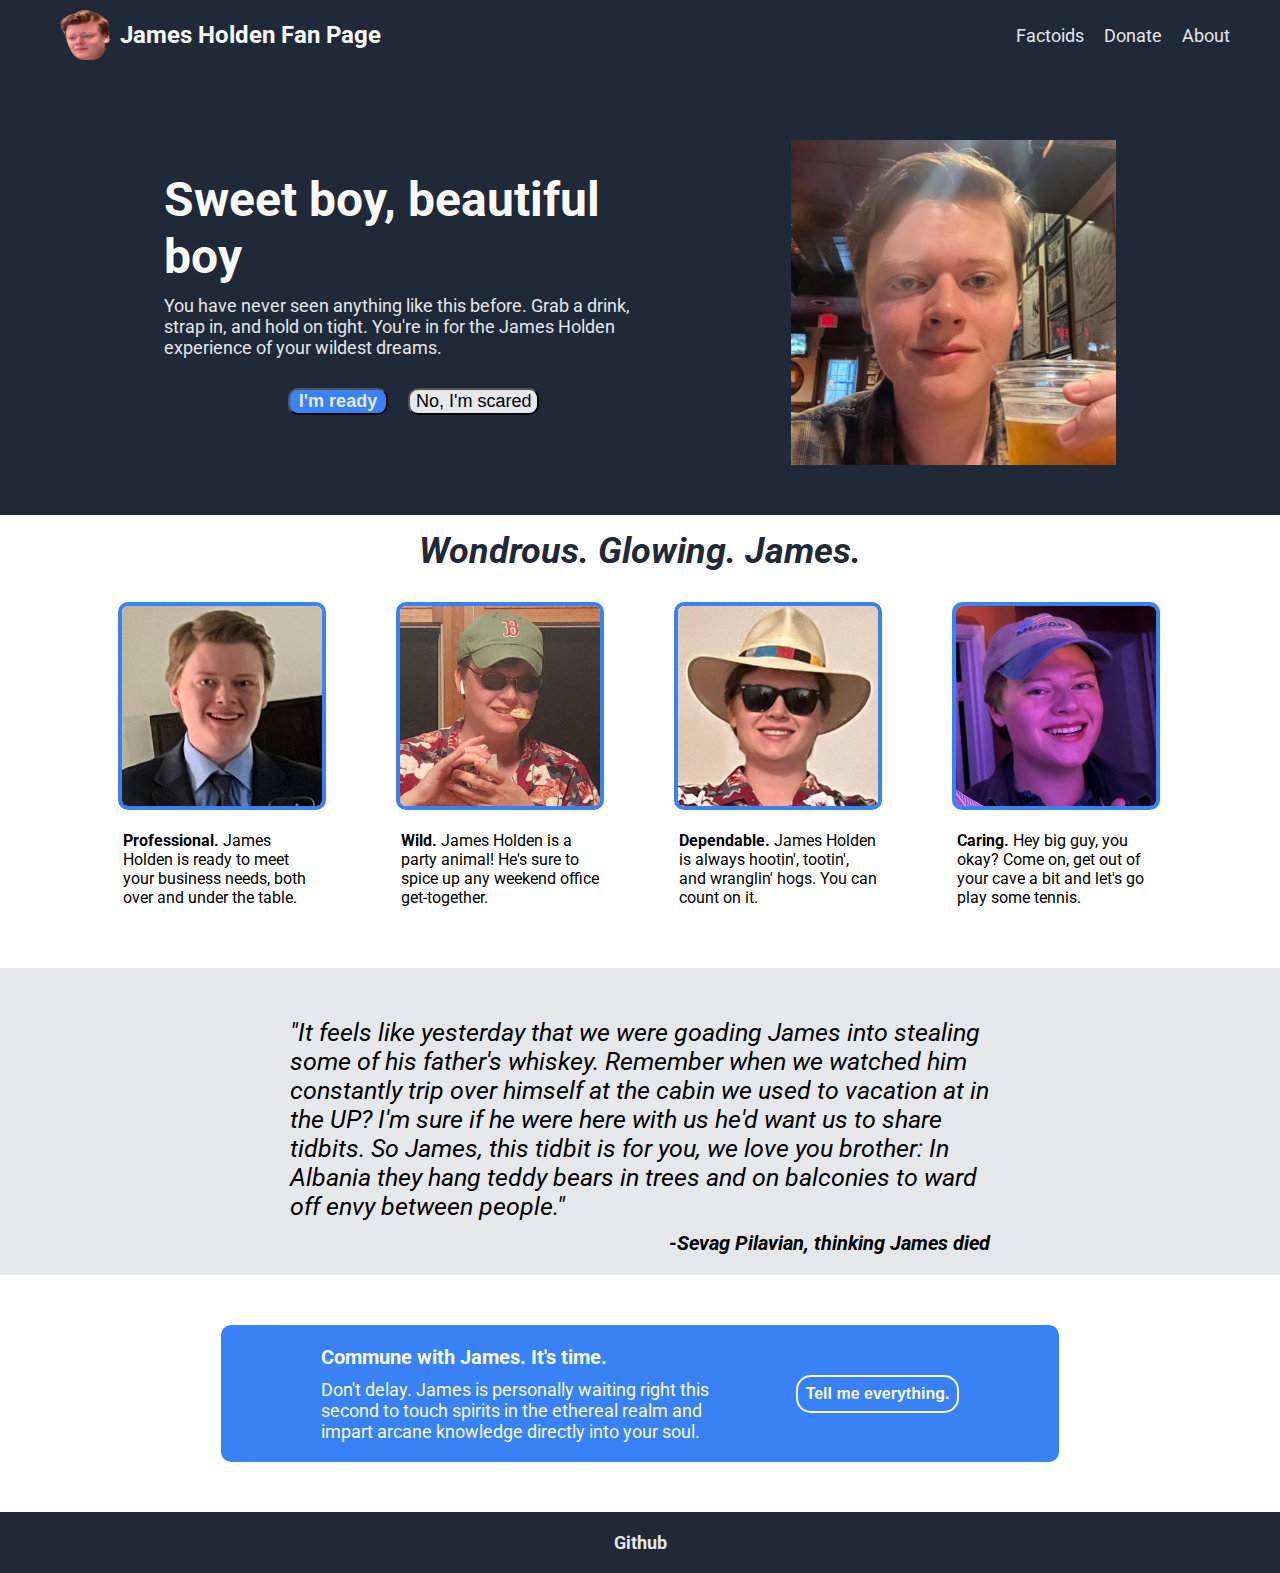
<file: index.html>
<!DOCTYPE html>
<html lang="en">
<head>
    <meta charset="UTF-8">
    <meta http-equiv="X-UA-Compatible" content="IE=edge">
    <meta name="viewport" content="width=device-width, initial-scale=1.0">
    <link rel="preconnect" href="https://fonts.googleapis.com">
    <link rel="preconnect" href="https://fonts.gstatic.com" crossorigin>
    <link href="https://fonts.googleapis.com/css2?family=Roboto&display=swap" rel="stylesheet">
    <link rel="stylesheet" href="style.css"/>
    <title>James, o James</title>
</head>
<body>
    
    <div class="top-content">

        <div class="link-line">

            <div class="links-left">
                <img class="james-logo" src="./images/jameslogo.png" alt="James logo">

                <div class="logo">
                    James Holden Fan Page
                </div>
            </div>
            <div class="links-right">
                <ul>
                    <li>
                        <a href="#">Factoids</a>
                    </li>
                    <li>
                        <a href="#">Donate</a>
                    </li>
                    <li>
                        <a href="#">About</a>
                    </li>
                </ul>
            </div>
        </div>
        <div class="header-content">
            <div class="header-text">
                <div class="header-text-title">Sweet boy, beautiful boy</div>
                <div class="header-text-body">You have never seen anything like this before. Grab a drink, strap in, and hold on tight. You're in for the James Holden experience of your wildest dreams.</div>
                 <div class="header-buttons">  
                    <button class="header-button-o" type="button">I'm ready</button>
                    <button class="header-button-x" type="button">No, I'm scared</button>
                </div>
            </div>
            <div class="header-image">
            <img class="james-beer" src="./images/james-beer.png" alt="James holding a beer">
            </div>
        </div>

    </div>

    <div class="white-space">
        <div class="white-header">
            <em>Wondrous. Glowing. James.</em>
        </div>
        <div class="white-deck">
            <div class="white-card-1">
                <img class="james-img-1" src="./images/james1.png" alt="James in a suit.">
                <div class="desc-1">
                    <p><strong>Professional.</strong> James Holden is ready to meet your business needs, both over and under the table.</p>
                </div>
            </div>
            <div class="white-card-2">
                <img class="james-img-2" src="./images/james2.png" alt="James in Manistique, Michigan">
                <div class="desc-2">
                    <p><strong>Wild.</strong> James Holden is a party animal! He's sure to spice up any weekend office get-together.</p>
                </div>
            </div>
            <div class="white-card-3">
                <img class="james-img-3" src="./images/james3.png" alt="James in a cowboy hat">
                <div class="desc-3">
                    <p><strong>Dependable.</strong> James Holden is always hootin', tootin', and wranglin' hogs. You can count on it.</p>
                </div>
            </div>
            <div class="white-card-4">
                <img class="james-img-4" src="./images/james4.png" alt="James smiling">
                <div class="desc-4">
                    <p><strong>Caring.</strong> Hey big guy, you okay? Come on, get out of your cave a bit and let's go play some tennis.</p>
                </div>
            </div>
        </div>
    </div>

    <div class="quote-section">
        <div class="quote">
            "It feels like yesterday that we were goading James into stealing some of his father's whiskey. Remember when we watched him constantly trip over himself at the cabin we used to vacation at in the UP? I'm sure if he were here with us he'd want us to share tidbits. So James, this tidbit is for you, we love you brother: In Albania they hang teddy bears in trees and on balconies to ward off envy between people."
            <div class="attribution">
                -Sevag Pilavian, thinking James died
            </div>
        </div>
        
    </div>

    <div class="register-section">
        <div class="register-box">
            <div class="register-box-content">
                <div class="register-text">
                    <div class="register-header">Commune with James. It's time.</div>
                    <div class="register-body">Don't delay. James is personally waiting right this second to touch spirits in the ethereal realm and impart arcane knowledge directly into your soul.</div>
                </div>
                <div class="register-button-box">
                    <button class="register-button" type="button">Tell me everything.</button>
                </div>
            </div>
        </div>
    </div>

    <div class="footer">
        <div class="footer-text">
            <a href="https://github.com/wilson-ab">Github</a>
        </div>
    </div>

</body>
</html>
</file>
<file: style.css>
body {
    font-family: 'Roboto', sans-serif;
    display: flex;
    flex-direction: column;
    margin: 0;
    height: 100vh;
}

ul {
    display: flex;
    list-style-type: none;
    padding: 0;
    margin: 0;
    gap: 20px;
}

a {
    text-decoration: none;
    color: #E5E7EB;
}

.top-content {
    background-color: #1F2937;
    padding-right: 50px;
    padding-left: 50px;
    flex-direction: column;
    flex-shrink: 0;
}

.link-line {
    display: flex;
    font-size: 18px;
    align-items: center;
    justify-content: space-between;
    flex-wrap: wrap;
    flex-shrink: 0;
}

.logo {
    display: flex;
    font-size: 24px;
    font-weight: bold;
    color: #F9FAF8;
    flex-shrink: 0;
    align-items: center;
}

.james-logo {
    max-height: 50px;
    padding: 10px;
}

.links-left {
    display: flex;
}
.links-right {
    display: flex;
}

.header-content {
    display: flex;
    justify-content: space-around;
    padding: 50px;
    flex-wrap: wrap;
}
.header-text {
    display: flex;
    flex-direction: column;
    flex-wrap: wrap;
    max-width: 500px;
    gap: 10px;
    justify-content: center;
}

.header-text-title {
    display: flex;
    font-size: 48px;
    font-weight: bolder;
    color: #F9FAF8;
}

.header-text-body {
    display: flex;
    font-size: 18px;
    color: #E5E7EB;
}
.header-buttons {
    display: flex;
    gap: 20px;
    justify-content: center;
}
.header-button-o,
.header-button-x {
    display: flex;
    font-size: 18px;
    justify-content: center;
    max-width: 150px;
    margin-top: 20px;
    border-radius: 10px;
    min-width: 100px;
}

.header-button-o {
    display: flex;
    background-color: #3882F6;
    color: #E5E7EB;
    font-weight: bold;
}

.header-button-x {
    background-color: #E5E7EB
}

.header-image {
    display: inline-flex;
    
}

.james-beer {
    display: flex;
    max-width: 325px;
    padding-top: 20px;
}

.white-space {
    display: flex;
    padding-right: 50px;
    padding-left: 50px;
    padding-bottom: 25px;
    flex-direction: column;
}

.white-header {
    display: flex;
    font-weight: bolder;
    font-size: 36px;
    color: #1F2937;
    align-items: center;
    justify-content: center;
    padding: 15px;
}

.white-deck {
    display: flex;
    justify-content: space-evenly;
    padding: 15px;
    flex-shrink: 0;
    gap: 15px;
    
}

.james-img-1,
.james-img-2,
.james-img-3,
.james-img-4 {
    max-height: 200px;
    max-width: 200px;
    min-width: 200px;
    display: flex;
    border-radius: 10px;
    border: 4px solid #3882F6;
}

.desc-1,
.desc-2,
.desc-3,
.desc-4 {
    display: flex;
    max-height: 200px;
    max-width: 200px;
    min-width: 200px;
    margin: 5px;
}

.quote-section {
    display: flex;
    padding-left: 50px;
    padding-right: 50px;
    background-color: #E5E7EB;
    flex-direction: column;
}

.quote {
    display: flex;
    font-size: 25px;
    font-style: italic;
    padding-top: 50px;
    padding-left: 50px;
    padding-right: 50px;
    padding-bottom: 20px;
    max-width: 700px;
    min-width: 600px;
    align-self: center;
    flex-shrink: 0;
    flex-direction: column;
}

.attribution {
    display: flex;
    justify-content: flex-end;
    font-size: 20px;
    font-weight: bold;
    max-width: 700px;
    align-content: center;
    flex-shrink: 0;
    padding-top: 10px;
}

.register-section{
    display: flex;
    padding-left: 50px;
    padding-right: 50px;
    margin: 50px;
    justify-content: space-between;
}

.register-box{
    display: flex;
    background-color: #3882F6;
    margin: auto;
    padding: 20px 100px 20px 100px;
    border-radius: 10px;
}

.register-box-content {
    display: flex;
    flex-basis: auto;
    gap: 75px;
}

.register-text {
    display: flex;
    flex-direction: column;
    color:#F9FAF8;
    max-width: 400px;
    flex-wrap: wrap;
}

.register-header {
    display: flex;
    font-weight: bold;
    font-size: 20px;
}

.register-body {
    display: flex;
    font-size: 18px;
    padding-top: 10px;
}

.register-button-box {
    display: flex;
}

.register-button {
    display: flex;
    margin: auto;
    flex-shrink: 0;
    color: #F9FAF8;
    background-color: #3882F6;
    border: #F9FAF8 solid 2px;
    border-radius: 15px;
    font-size: 16px;
    padding: 8px;
    font-weight: bold;
}

.footer {
    display: flex;
    background-color:#1F2937;
    justify-content: center;
    padding: 20px;
}

.footer-text {
    display: flex;
    color:#E5E7EB;
    font-size: 18px;
    font-weight: bold;
}
</file>
